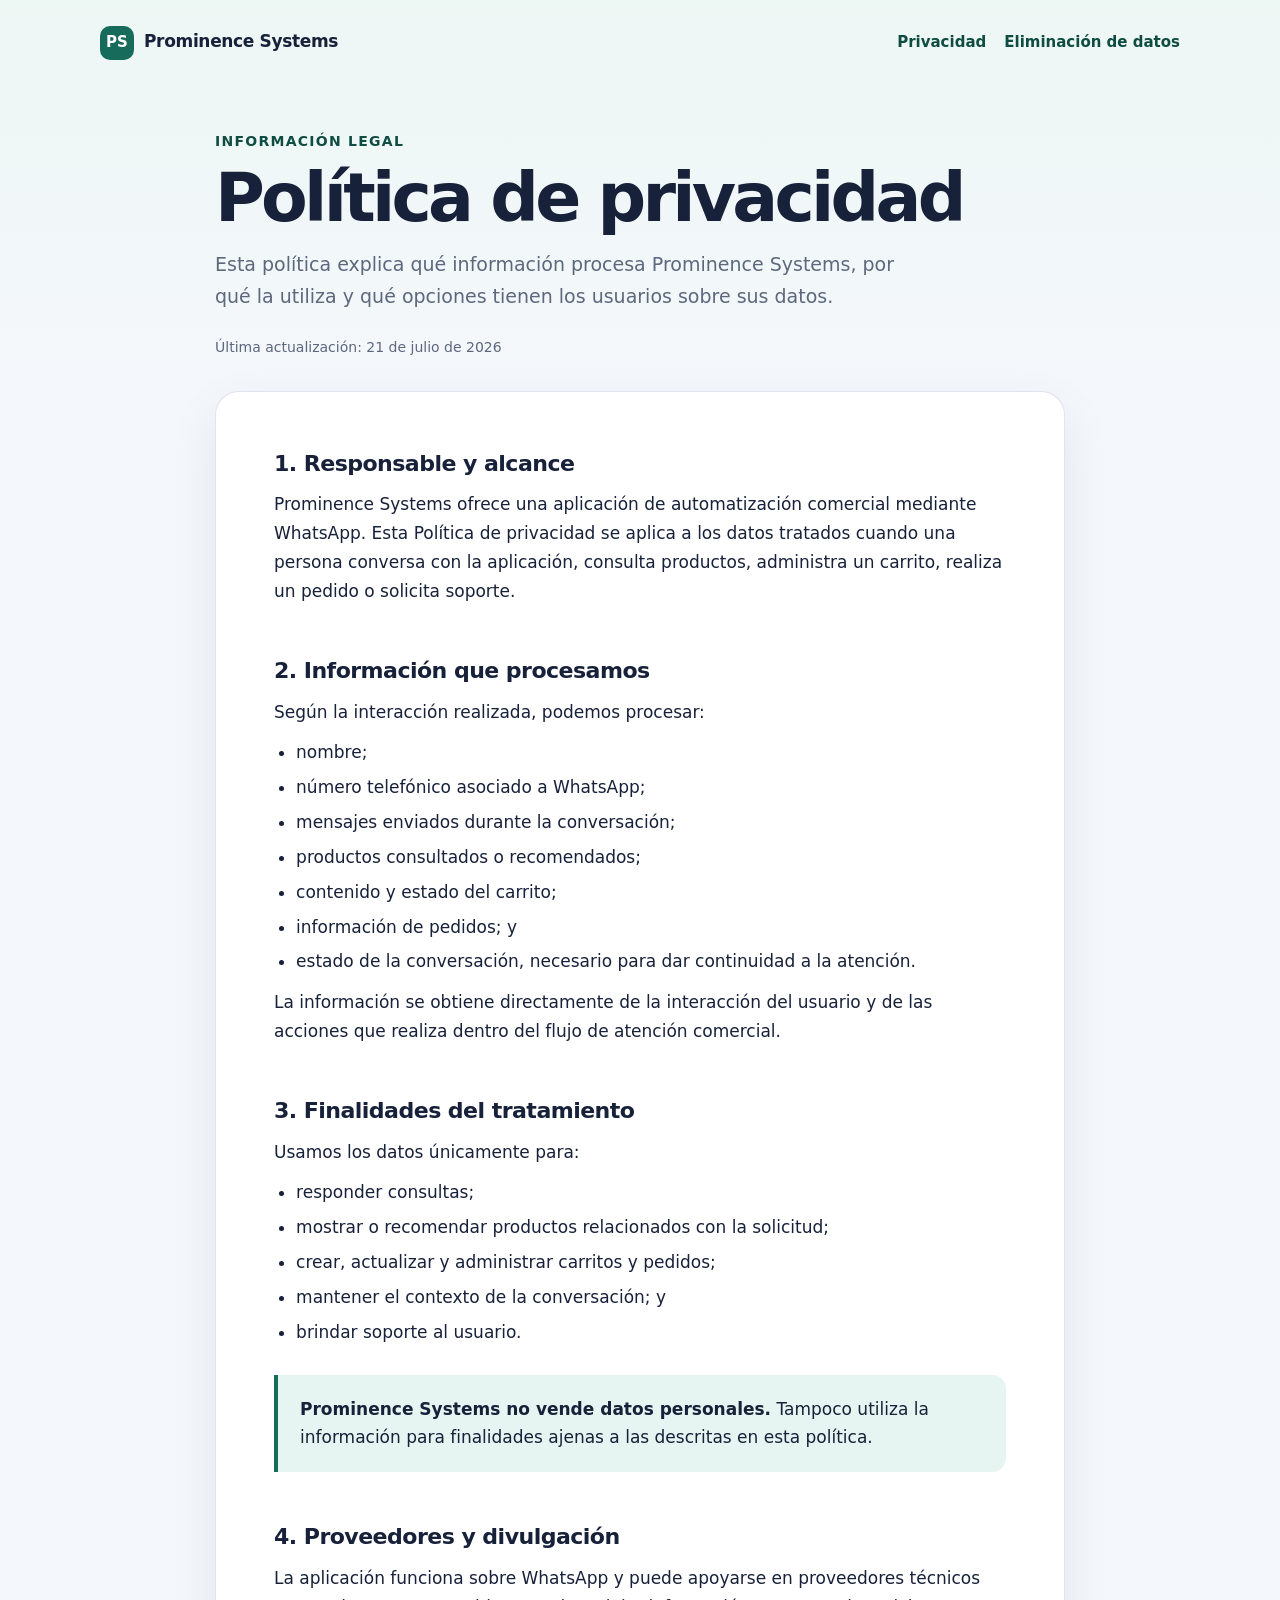
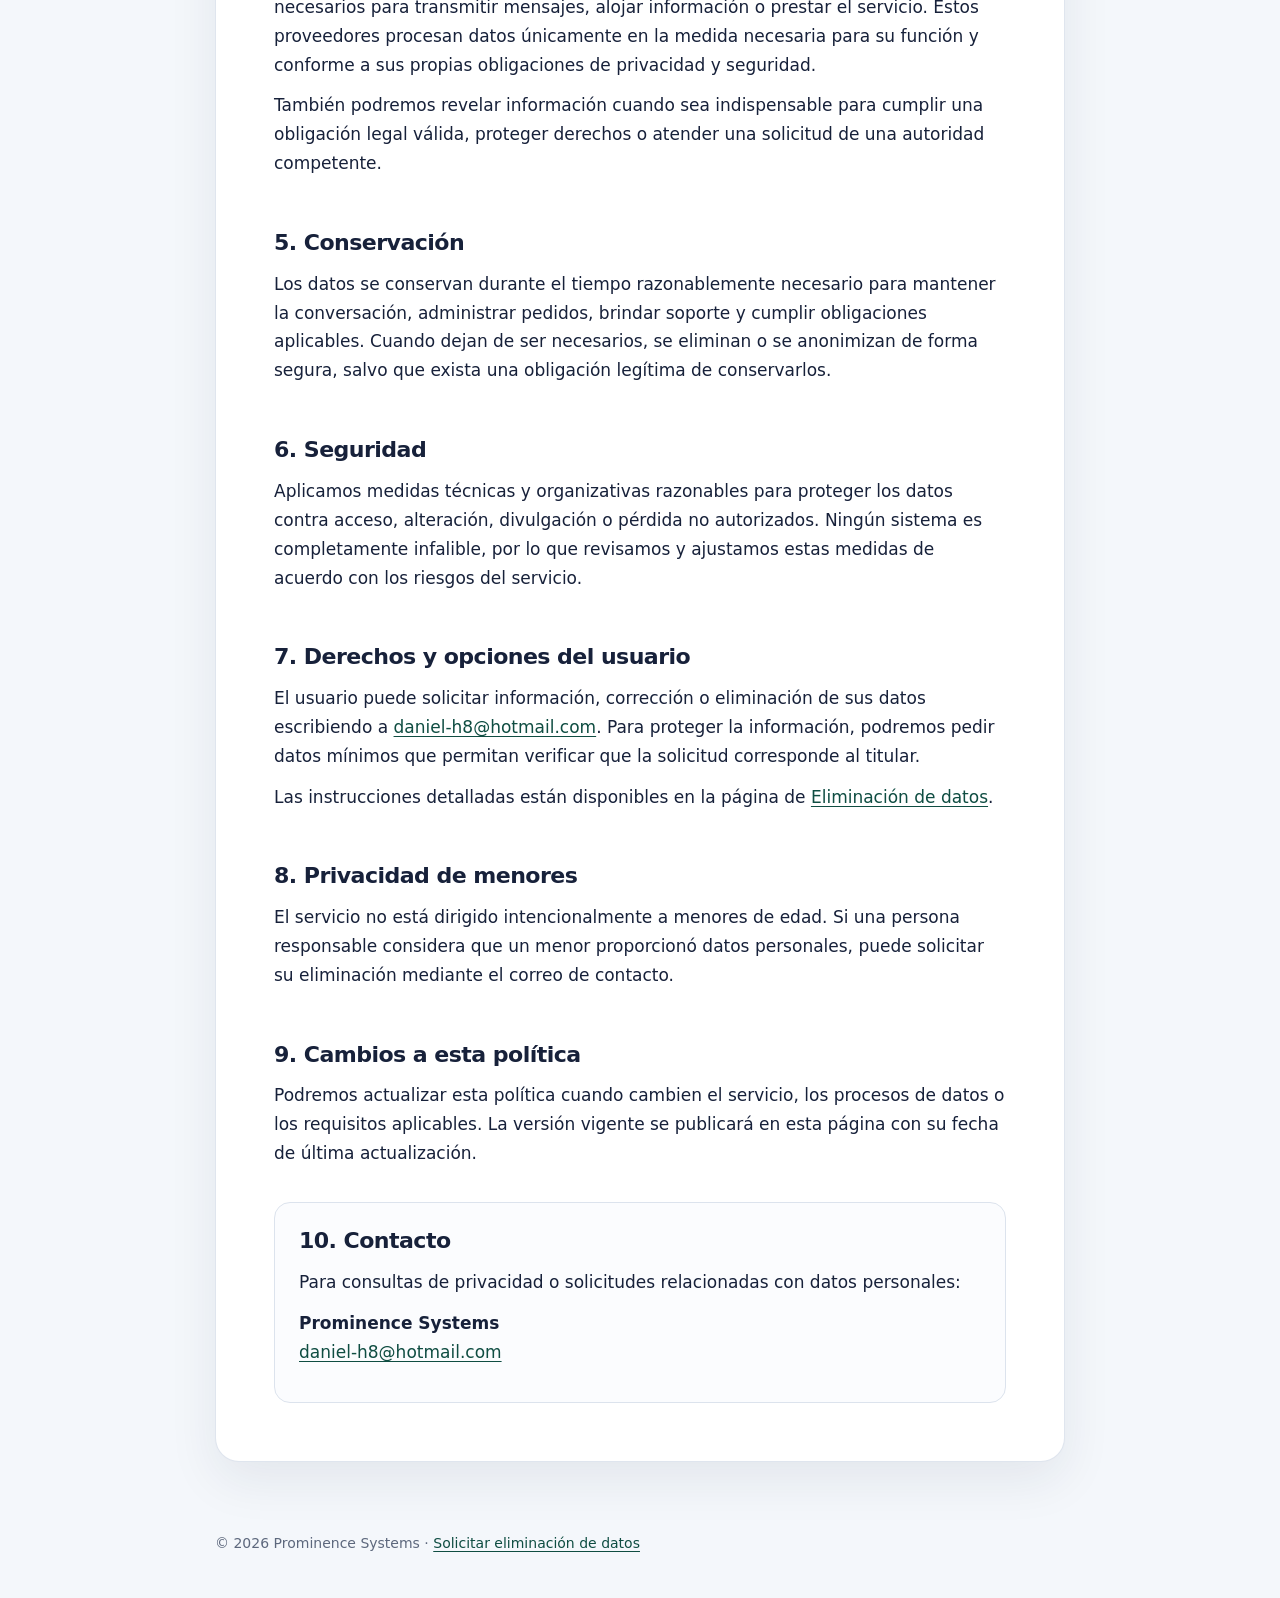
<file: index.html>
<!doctype html>
<html lang="es">
<head>
  <meta charset="utf-8">
  <meta name="viewport" content="width=device-width, initial-scale=1">
  <meta http-equiv="refresh" content="0; url=./politica-de-privacidad/">
  <title>Prominence Systems | Información legal</title>
  <link rel="canonical" href="./politica-de-privacidad/">
</head>
<body>
  <p>Consulta la <a href="./politica-de-privacidad/">Política de privacidad de Prominence Systems</a>.</p>
</body>
</html>
</file>
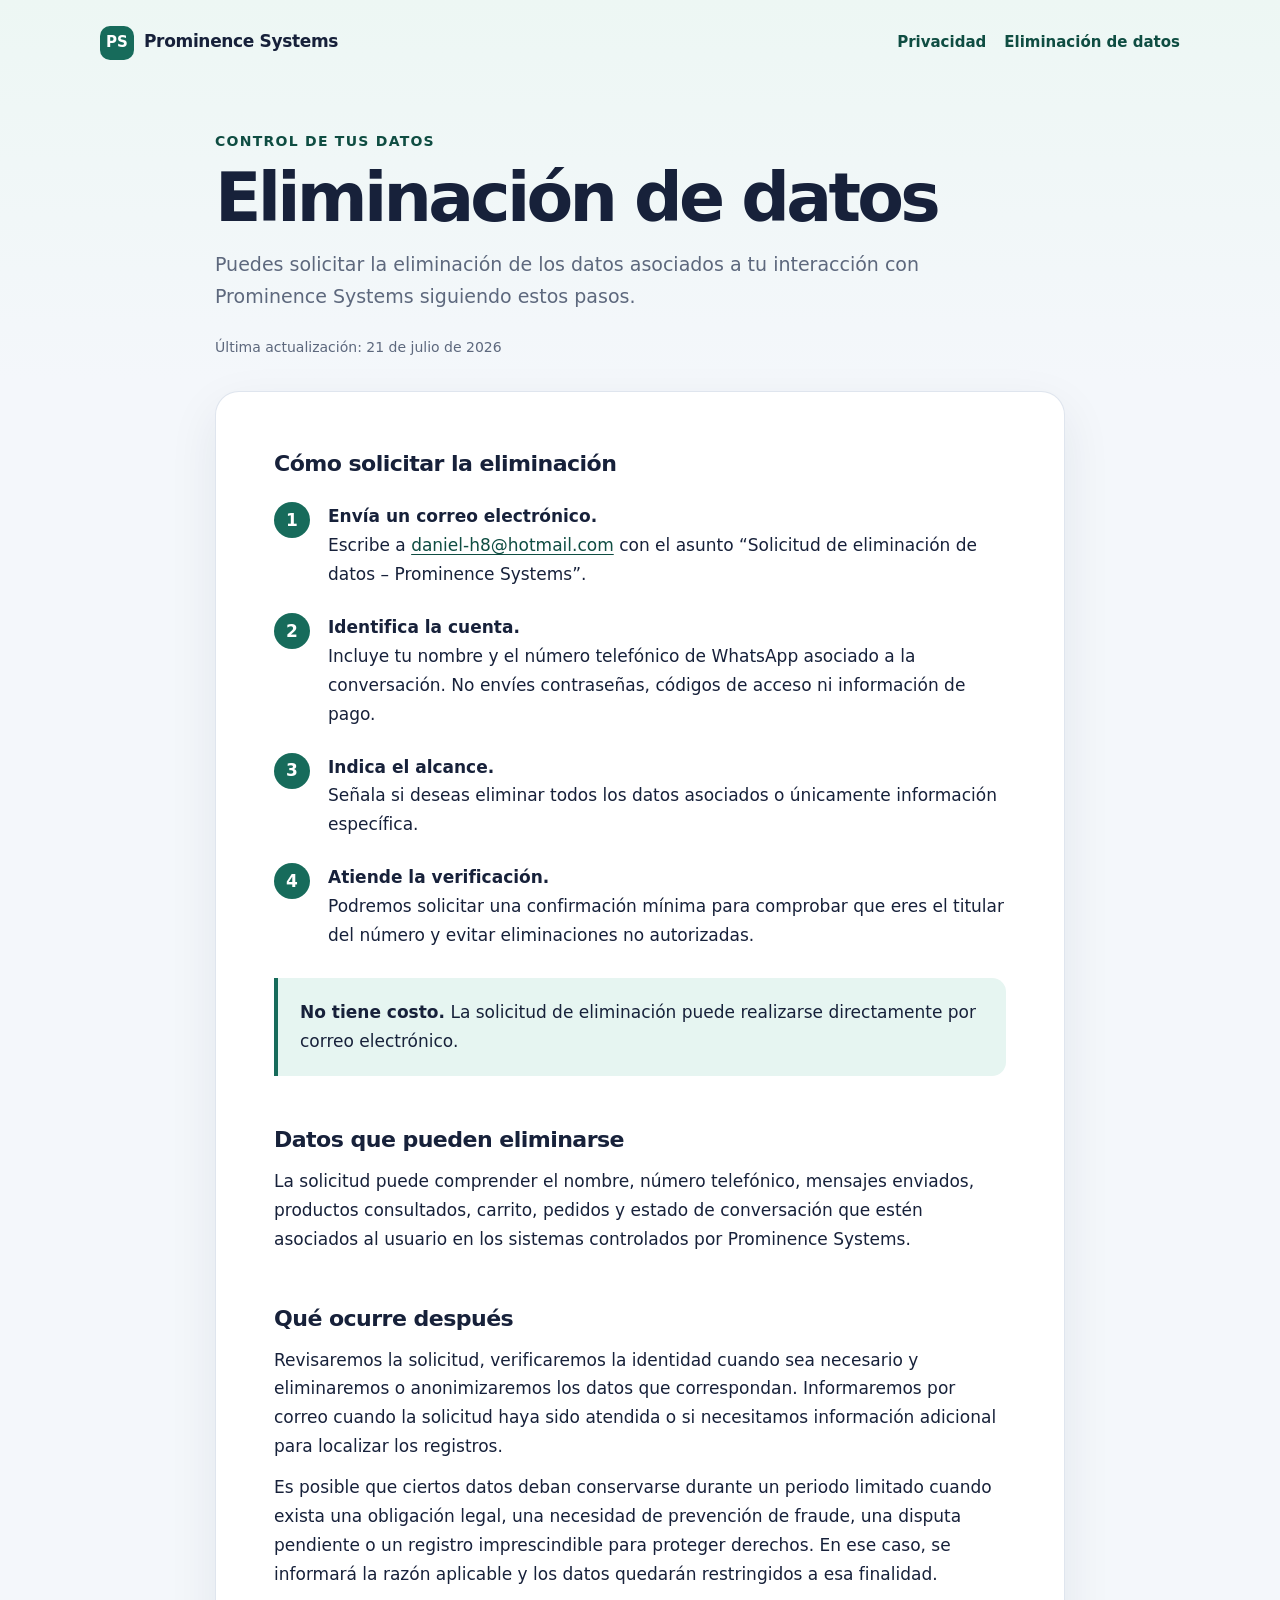
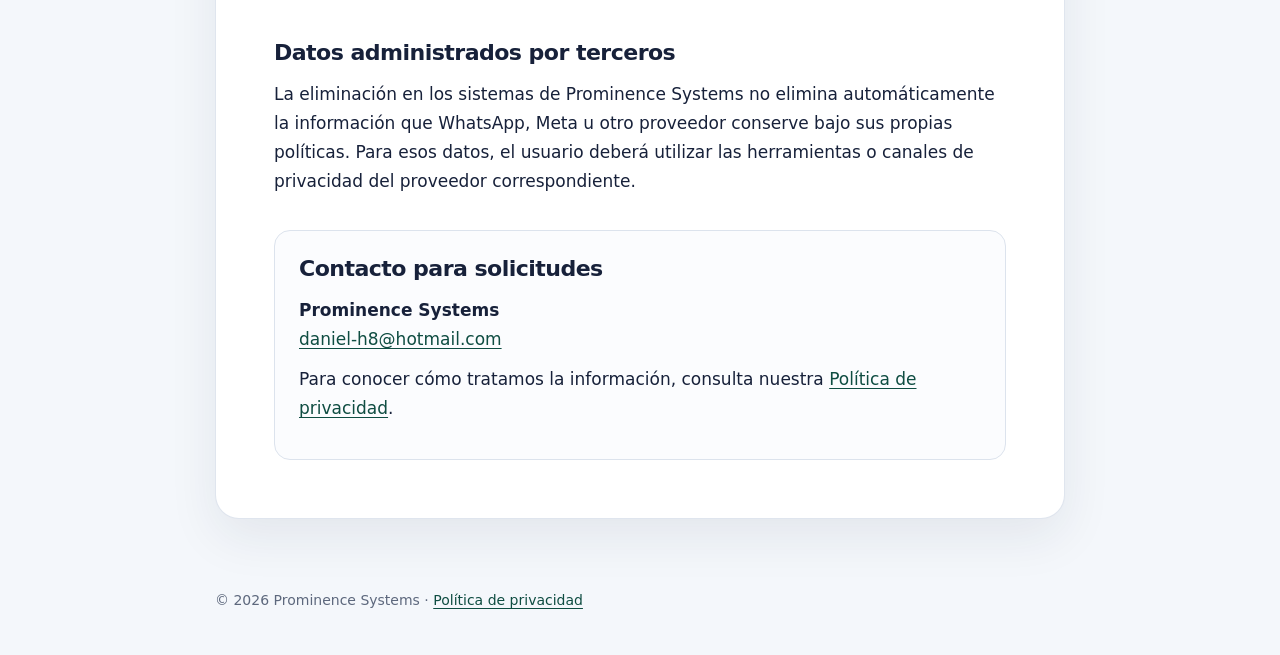
<file: eliminacion-de-datos/index.html>
<!doctype html>
<html lang="es">
<head>
  <meta charset="utf-8">
  <meta name="viewport" content="width=device-width, initial-scale=1">
  <meta name="description" content="Instrucciones para solicitar la eliminación de datos personales procesados por Prominence Systems.">
  <title>Eliminación de datos | Prominence Systems</title>
  <link rel="stylesheet" href="../styles.css">
</head>
<body>
  <header class="site-header">
    <a class="brand" href="../politica-de-privacidad/"><span class="brand-mark" aria-hidden="true">PS</span>Prominence Systems</a>
    <nav aria-label="Páginas legales">
      <a href="../politica-de-privacidad/">Privacidad</a>
      <a aria-current="page" href="./">Eliminación de datos</a>
    </nav>
  </header>

  <main>
    <section class="hero" aria-labelledby="page-title">
      <div class="eyebrow">Control de tus datos</div>
      <h1 id="page-title">Eliminación de datos</h1>
      <p class="summary">Puedes solicitar la eliminación de los datos asociados a tu interacción con Prominence Systems siguiendo estos pasos.</p>
      <time class="updated" datetime="2026-07-21">Última actualización: 21 de julio de 2026</time>
    </section>

    <article class="document">
      <h2>Cómo solicitar la eliminación</h2>
      <ol class="steps">
        <li><strong>Envía un correo electrónico.</strong><br>Escribe a <a href="mailto:daniel-h8@hotmail.com?subject=Solicitud%20de%20eliminaci%C3%B3n%20de%20datos%20-%20Prominence%20Systems">daniel-h8@hotmail.com</a> con el asunto “Solicitud de eliminación de datos – Prominence Systems”.</li>
        <li><strong>Identifica la cuenta.</strong><br>Incluye tu nombre y el número telefónico de WhatsApp asociado a la conversación. No envíes contraseñas, códigos de acceso ni información de pago.</li>
        <li><strong>Indica el alcance.</strong><br>Señala si deseas eliminar todos los datos asociados o únicamente información específica.</li>
        <li><strong>Atiende la verificación.</strong><br>Podremos solicitar una confirmación mínima para comprobar que eres el titular del número y evitar eliminaciones no autorizadas.</li>
      </ol>

      <div class="notice"><strong>No tiene costo.</strong> La solicitud de eliminación puede realizarse directamente por correo electrónico.</div>

      <h2>Datos que pueden eliminarse</h2>
      <p>La solicitud puede comprender el nombre, número telefónico, mensajes enviados, productos consultados, carrito, pedidos y estado de conversación que estén asociados al usuario en los sistemas controlados por Prominence Systems.</p>

      <h2>Qué ocurre después</h2>
      <p>Revisaremos la solicitud, verificaremos la identidad cuando sea necesario y eliminaremos o anonimizaremos los datos que correspondan. Informaremos por correo cuando la solicitud haya sido atendida o si necesitamos información adicional para localizar los registros.</p>
      <p>Es posible que ciertos datos deban conservarse durante un periodo limitado cuando exista una obligación legal, una necesidad de prevención de fraude, una disputa pendiente o un registro imprescindible para proteger derechos. En ese caso, se informará la razón aplicable y los datos quedarán restringidos a esa finalidad.</p>

      <h2>Datos administrados por terceros</h2>
      <p>La eliminación en los sistemas de Prominence Systems no elimina automáticamente la información que WhatsApp, Meta u otro proveedor conserve bajo sus propias políticas. Para esos datos, el usuario deberá utilizar las herramientas o canales de privacidad del proveedor correspondiente.</p>

      <div class="contact-card">
        <h2>Contacto para solicitudes</h2>
        <p><strong>Prominence Systems</strong><br><a href="mailto:daniel-h8@hotmail.com">daniel-h8@hotmail.com</a></p>
        <p>Para conocer cómo tratamos la información, consulta nuestra <a href="../politica-de-privacidad/">Política de privacidad</a>.</p>
      </div>
    </article>
  </main>

  <footer>© 2026 Prominence Systems · <a href="../politica-de-privacidad/">Política de privacidad</a></footer>
</body>
</html>
</file>
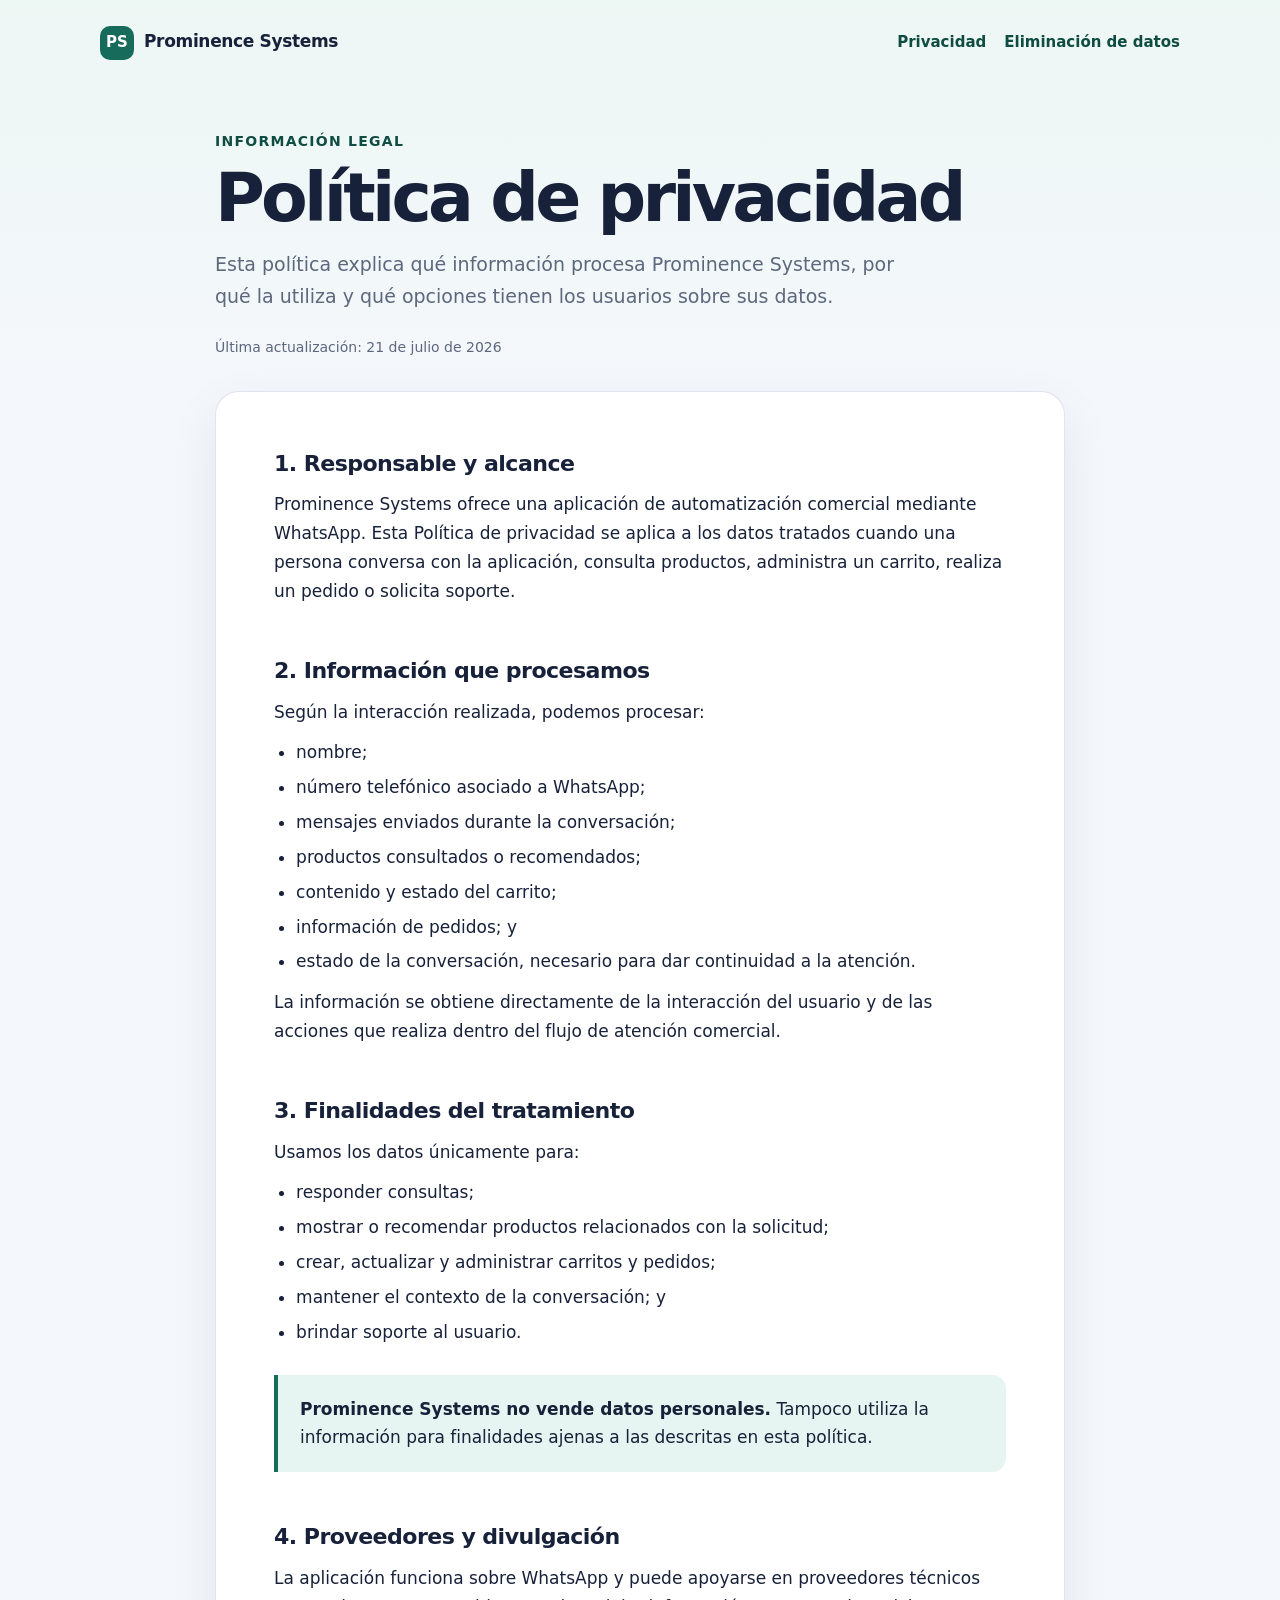
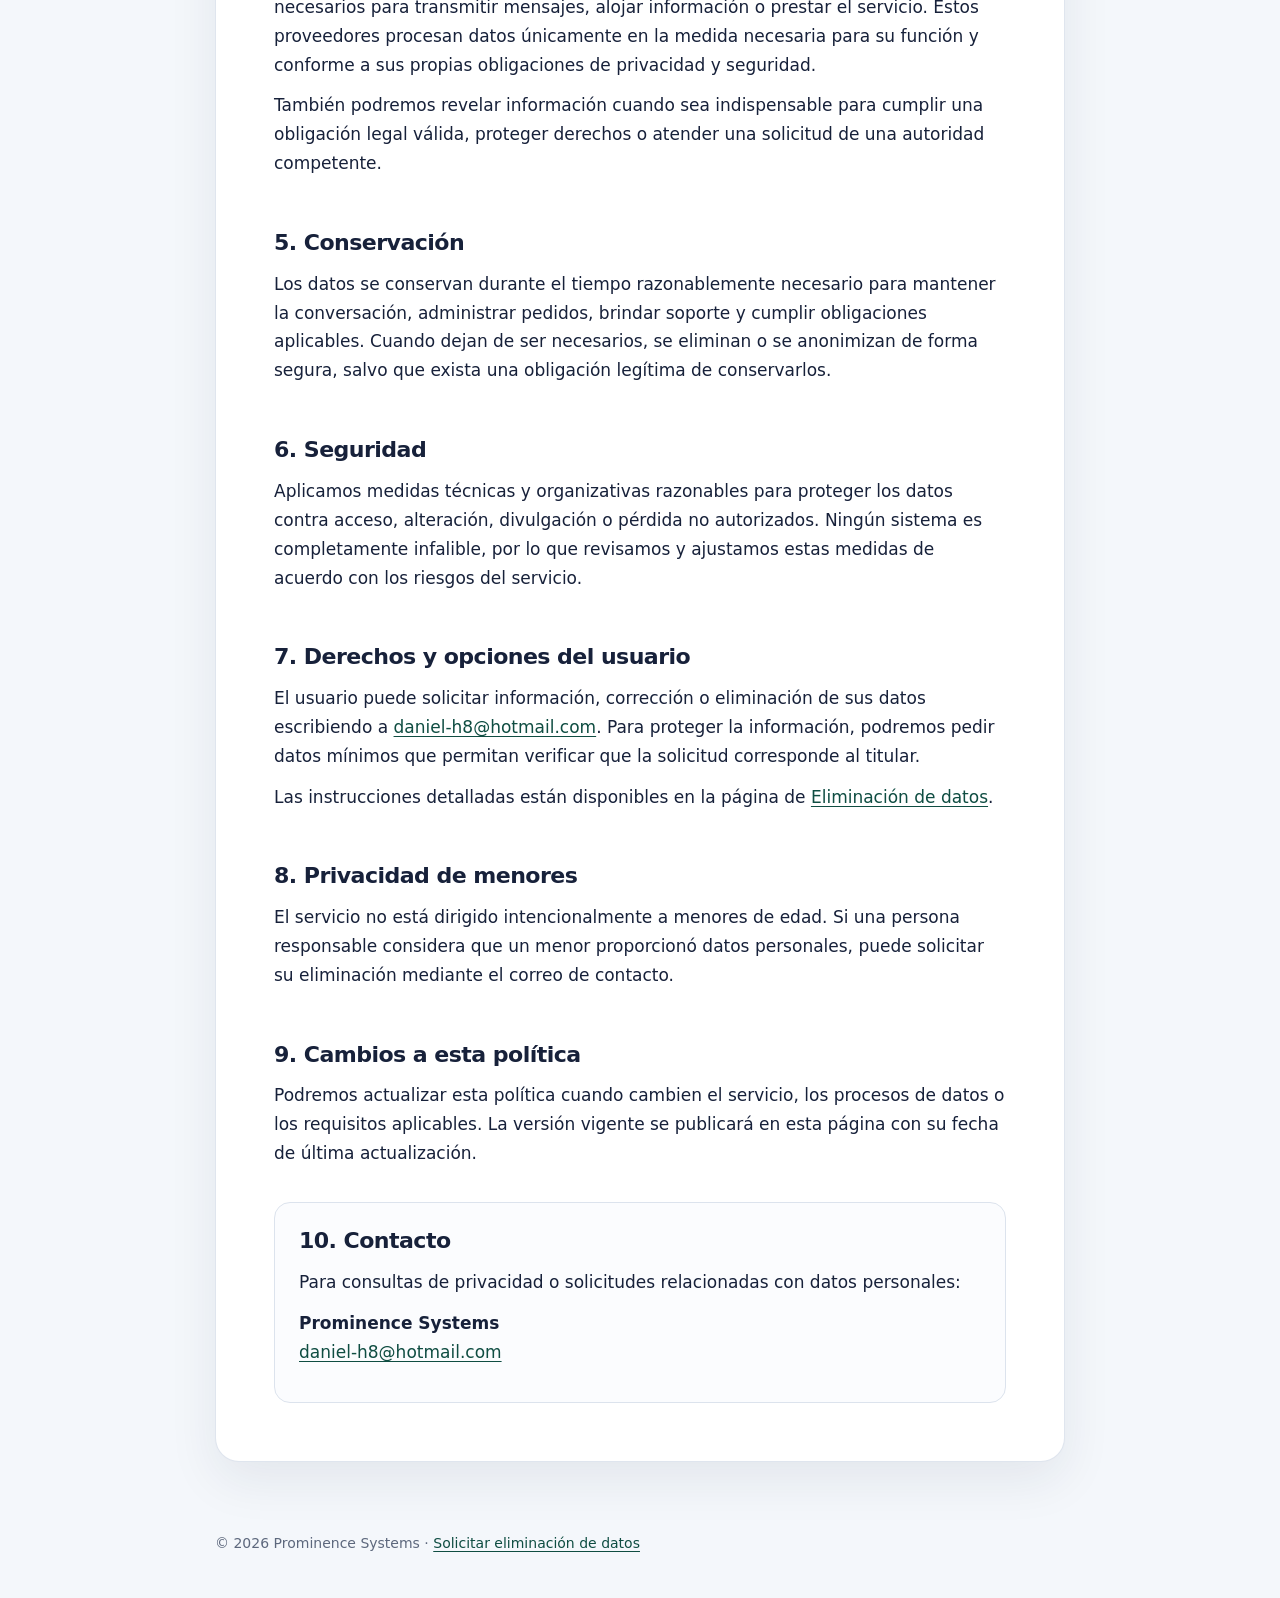
<file: politica-de-privacidad/index.html>
<!doctype html>
<html lang="es">
<head>
  <meta charset="utf-8">
  <meta name="viewport" content="width=device-width, initial-scale=1">
  <meta name="description" content="Política de privacidad de Prominence Systems para su servicio de automatización comercial mediante WhatsApp.">
  <title>Política de privacidad | Prominence Systems</title>
  <link rel="stylesheet" href="../styles.css">
</head>
<body>
  <header class="site-header">
    <a class="brand" href="./"><span class="brand-mark" aria-hidden="true">PS</span>Prominence Systems</a>
    <nav aria-label="Páginas legales">
      <a aria-current="page" href="./">Privacidad</a>
      <a href="../eliminacion-de-datos/">Eliminación de datos</a>
    </nav>
  </header>

  <main>
    <section class="hero" aria-labelledby="page-title">
      <div class="eyebrow">Información legal</div>
      <h1 id="page-title">Política de privacidad</h1>
      <p class="summary">Esta política explica qué información procesa Prominence Systems, por qué la utiliza y qué opciones tienen los usuarios sobre sus datos.</p>
      <time class="updated" datetime="2026-07-21">Última actualización: 21 de julio de 2026</time>
    </section>

    <article class="document">
      <h2>1. Responsable y alcance</h2>
      <p>Prominence Systems ofrece una aplicación de automatización comercial mediante WhatsApp. Esta Política de privacidad se aplica a los datos tratados cuando una persona conversa con la aplicación, consulta productos, administra un carrito, realiza un pedido o solicita soporte.</p>

      <h2>2. Información que procesamos</h2>
      <p>Según la interacción realizada, podemos procesar:</p>
      <ul>
        <li>nombre;</li>
        <li>número telefónico asociado a WhatsApp;</li>
        <li>mensajes enviados durante la conversación;</li>
        <li>productos consultados o recomendados;</li>
        <li>contenido y estado del carrito;</li>
        <li>información de pedidos; y</li>
        <li>estado de la conversación, necesario para dar continuidad a la atención.</li>
      </ul>
      <p>La información se obtiene directamente de la interacción del usuario y de las acciones que realiza dentro del flujo de atención comercial.</p>

      <h2>3. Finalidades del tratamiento</h2>
      <p>Usamos los datos únicamente para:</p>
      <ul>
        <li>responder consultas;</li>
        <li>mostrar o recomendar productos relacionados con la solicitud;</li>
        <li>crear, actualizar y administrar carritos y pedidos;</li>
        <li>mantener el contexto de la conversación; y</li>
        <li>brindar soporte al usuario.</li>
      </ul>
      <div class="notice"><strong>Prominence Systems no vende datos personales.</strong> Tampoco utiliza la información para finalidades ajenas a las descritas en esta política.</div>

      <h2>4. Proveedores y divulgación</h2>
      <p>La aplicación funciona sobre WhatsApp y puede apoyarse en proveedores técnicos necesarios para transmitir mensajes, alojar información o prestar el servicio. Estos proveedores procesan datos únicamente en la medida necesaria para su función y conforme a sus propias obligaciones de privacidad y seguridad.</p>
      <p>También podremos revelar información cuando sea indispensable para cumplir una obligación legal válida, proteger derechos o atender una solicitud de una autoridad competente.</p>

      <h2>5. Conservación</h2>
      <p>Los datos se conservan durante el tiempo razonablemente necesario para mantener la conversación, administrar pedidos, brindar soporte y cumplir obligaciones aplicables. Cuando dejan de ser necesarios, se eliminan o se anonimizan de forma segura, salvo que exista una obligación legítima de conservarlos.</p>

      <h2>6. Seguridad</h2>
      <p>Aplicamos medidas técnicas y organizativas razonables para proteger los datos contra acceso, alteración, divulgación o pérdida no autorizados. Ningún sistema es completamente infalible, por lo que revisamos y ajustamos estas medidas de acuerdo con los riesgos del servicio.</p>

      <h2>7. Derechos y opciones del usuario</h2>
      <p>El usuario puede solicitar información, corrección o eliminación de sus datos escribiendo a <a href="mailto:daniel-h8@hotmail.com">daniel-h8@hotmail.com</a>. Para proteger la información, podremos pedir datos mínimos que permitan verificar que la solicitud corresponde al titular.</p>
      <p>Las instrucciones detalladas están disponibles en la página de <a href="../eliminacion-de-datos/">Eliminación de datos</a>.</p>

      <h2>8. Privacidad de menores</h2>
      <p>El servicio no está dirigido intencionalmente a menores de edad. Si una persona responsable considera que un menor proporcionó datos personales, puede solicitar su eliminación mediante el correo de contacto.</p>

      <h2>9. Cambios a esta política</h2>
      <p>Podremos actualizar esta política cuando cambien el servicio, los procesos de datos o los requisitos aplicables. La versión vigente se publicará en esta página con su fecha de última actualización.</p>

      <div class="contact-card">
        <h2>10. Contacto</h2>
        <p>Para consultas de privacidad o solicitudes relacionadas con datos personales:</p>
        <p><strong>Prominence Systems</strong><br><a href="mailto:daniel-h8@hotmail.com">daniel-h8@hotmail.com</a></p>
      </div>
    </article>
  </main>

  <footer>© 2026 Prominence Systems · <a href="../eliminacion-de-datos/">Solicitar eliminación de datos</a></footer>
</body>
</html>
</file>
<file: styles.css>
:root {
  --ink: #17213a;
  --muted: #5d687d;
  --surface: #ffffff;
  --canvas: #f4f7fb;
  --line: #dce3ed;
  --brand: #176b5b;
  --brand-dark: #0f4d42;
  --accent: #e6f5f1;
  --shadow: 0 18px 50px rgba(23, 33, 58, 0.08);
}
* { box-sizing: border-box; }
html { scroll-behavior: smooth; }
body {
  margin: 0;
  color: var(--ink);
  background: linear-gradient(180deg, #edf7f4 0, var(--canvas) 380px);
  font-family: Inter, ui-sans-serif, system-ui, -apple-system, BlinkMacSystemFont, "Segoe UI", sans-serif;
  font-size: 17px;
  line-height: 1.7;
}
a { color: var(--brand-dark); text-underline-offset: 3px; }
a:hover { color: var(--brand); }
a:focus-visible { outline: 3px solid #84d4c3; outline-offset: 4px; border-radius: 3px; }
.site-header {
  width: min(1080px, calc(100% - 32px));
  margin: 0 auto;
  padding: 26px 0;
  display: flex;
  align-items: center;
  justify-content: space-between;
  gap: 24px;
}
.brand { color: var(--ink); text-decoration: none; font-weight: 760; letter-spacing: -0.02em; }
.brand-mark {
  display: inline-grid;
  place-items: center;
  width: 34px;
  height: 34px;
  margin-right: 10px;
  border-radius: 10px;
  color: #fff;
  background: var(--brand);
  font-size: 15px;
  letter-spacing: 0;
}
nav { display: flex; flex-wrap: wrap; gap: 18px; font-size: 15px; }
nav a { text-decoration: none; font-weight: 650; }
main { width: min(850px, calc(100% - 32px)); margin: 26px auto 70px; }
.hero { margin: 44px 0 30px; }
.eyebrow { color: var(--brand-dark); font-size: 14px; font-weight: 750; letter-spacing: .09em; text-transform: uppercase; }
h1 { max-width: 760px; margin: 8px 0 14px; font-size: clamp(2.25rem, 6vw, 4.25rem); line-height: 1.06; letter-spacing: -0.055em; }
.summary { max-width: 720px; color: var(--muted); font-size: 19px; }
.updated { display: inline-block; margin-top: 10px; color: var(--muted); font-size: 14px; }
.document {
  padding: clamp(26px, 6vw, 58px);
  border: 1px solid rgba(220, 227, 237, .9);
  border-radius: 24px;
  background: var(--surface);
  box-shadow: var(--shadow);
}
h2 { margin: 2.3em 0 .55em; font-size: 1.38rem; line-height: 1.3; letter-spacing: -.025em; }
h2:first-child { margin-top: 0; }
h3 { margin: 1.7em 0 .4em; font-size: 1.05rem; }
p, ul, ol { margin: .7em 0; }
ul, ol { padding-left: 1.3em; }
li { margin: .35em 0; }
.notice { margin: 28px 0; padding: 20px 22px; border-left: 4px solid var(--brand); border-radius: 0 14px 14px 0; background: var(--accent); }
.steps { counter-reset: step; padding: 0; list-style: none; }
.steps > li { position: relative; margin: 24px 0; padding-left: 54px; }
.steps > li::before {
  counter-increment: step;
  content: counter(step);
  position: absolute;
  left: 0;
  top: 0;
  display: grid;
  place-items: center;
  width: 36px;
  height: 36px;
  border-radius: 50%;
  color: #fff;
  background: var(--brand);
  font-weight: 750;
}
.contact-card { margin-top: 34px; padding: 24px; border: 1px solid var(--line); border-radius: 16px; background: #fbfcfe; }
footer { width: min(850px, calc(100% - 32px)); margin: 0 auto; padding: 0 0 42px; color: var(--muted); font-size: 14px; }
@media (max-width: 680px) {
  body { font-size: 16px; }
  .site-header { align-items: flex-start; flex-direction: column; }
  main { margin-top: 8px; }
  .hero { margin-top: 24px; }
  .document { border-radius: 18px; }
}
@media (prefers-reduced-motion: reduce) { html { scroll-behavior: auto; } }
</file>
